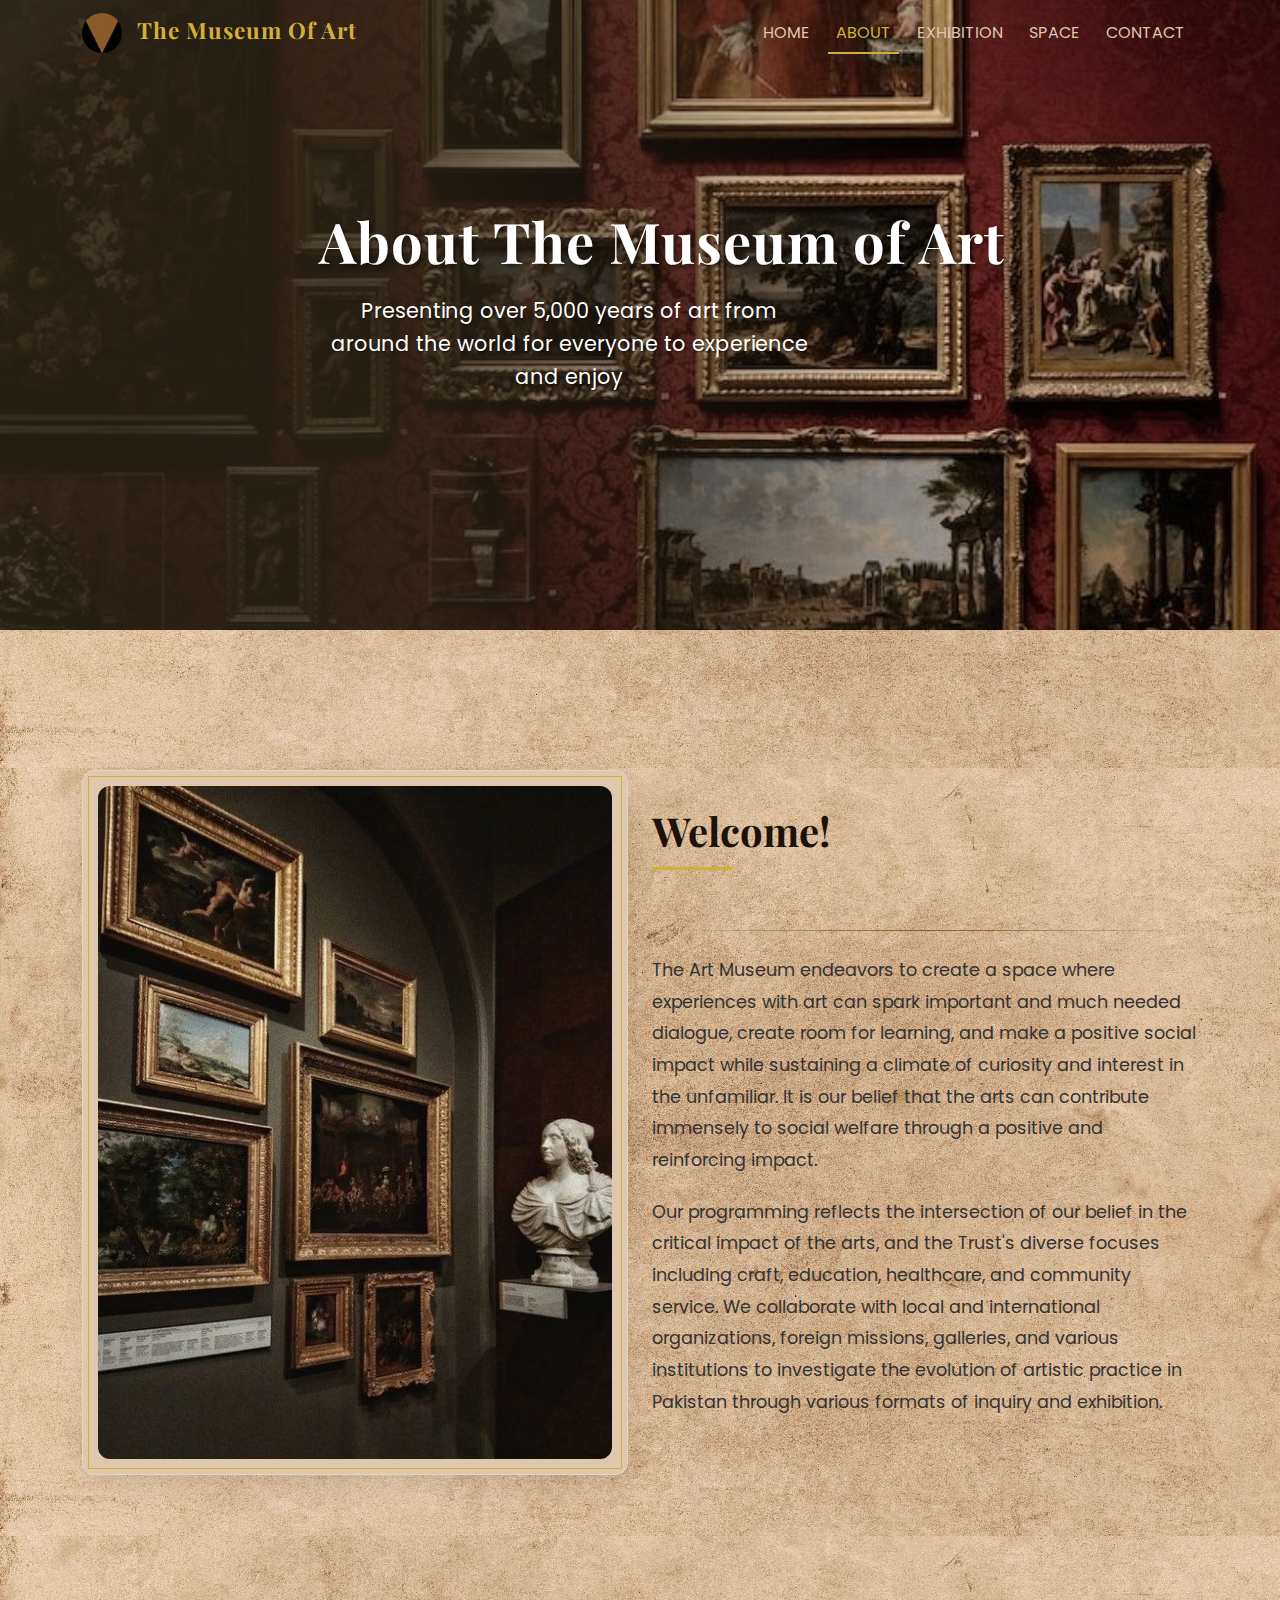
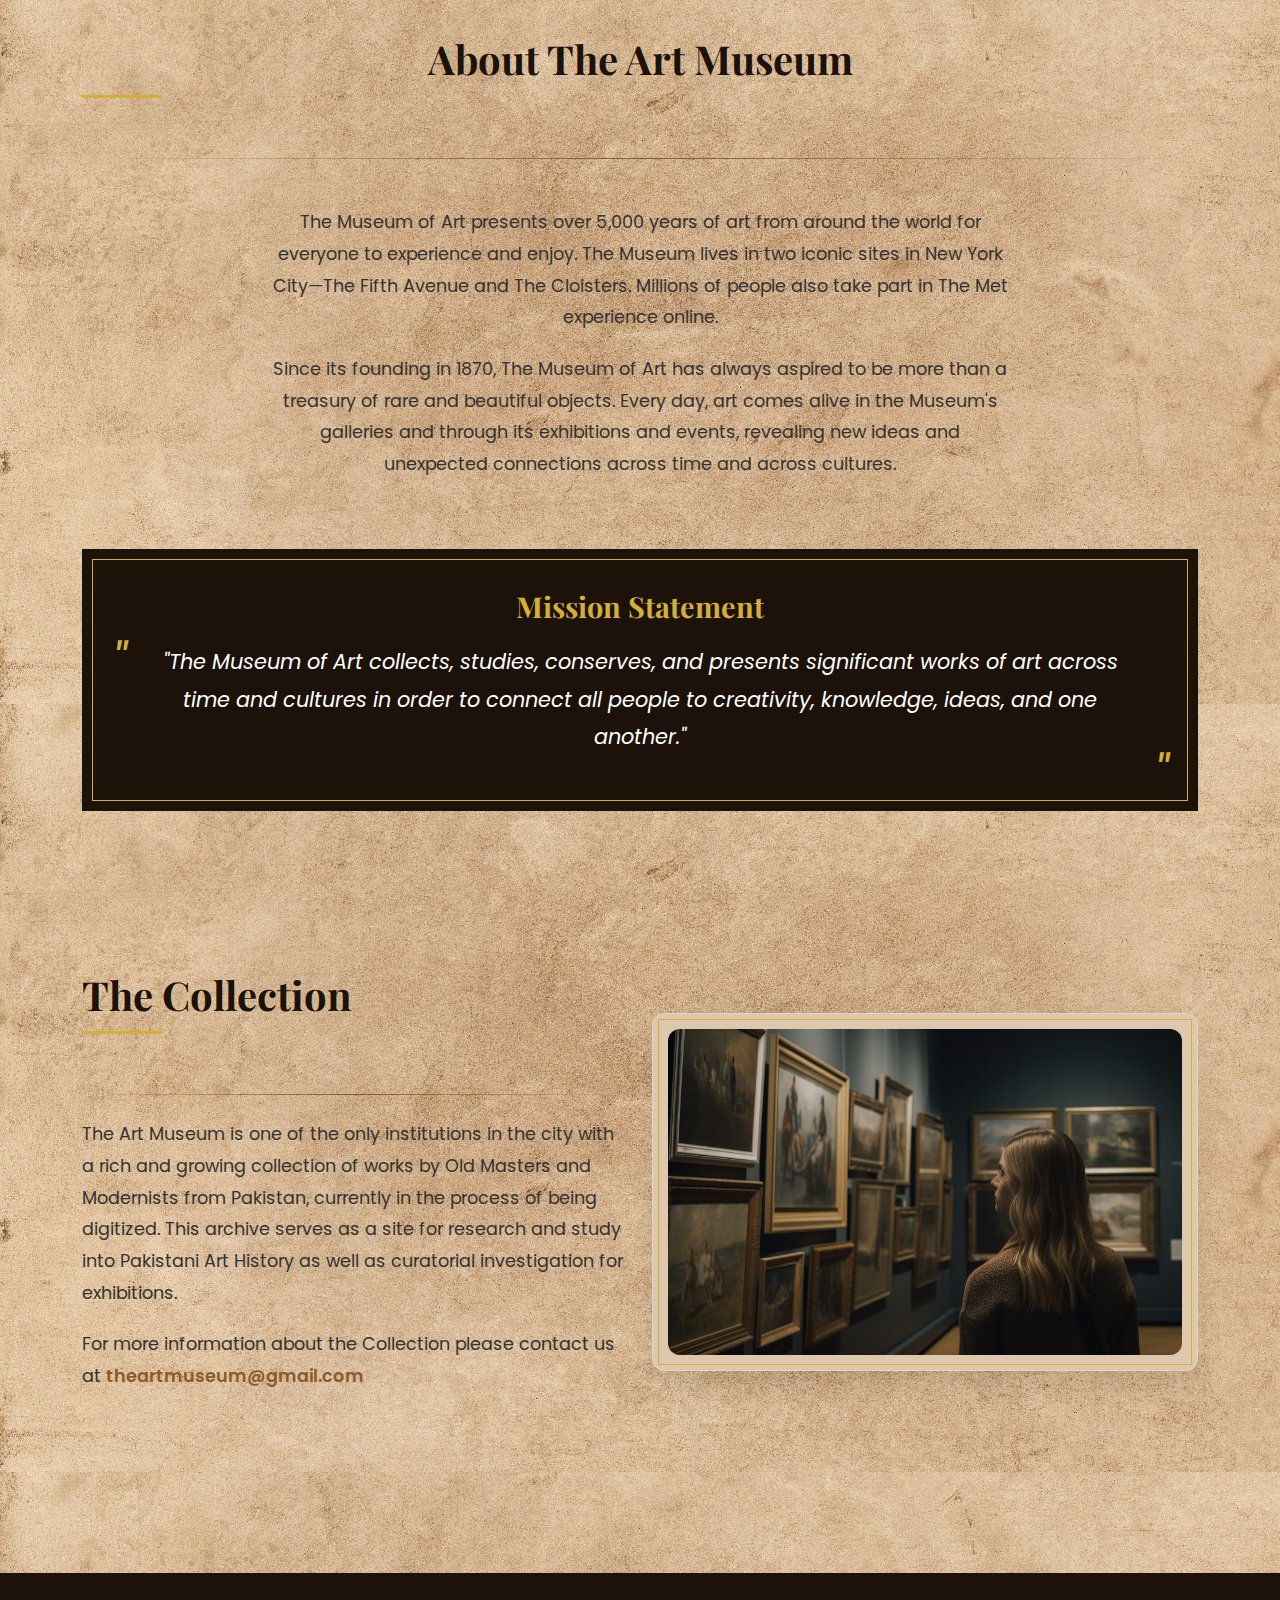
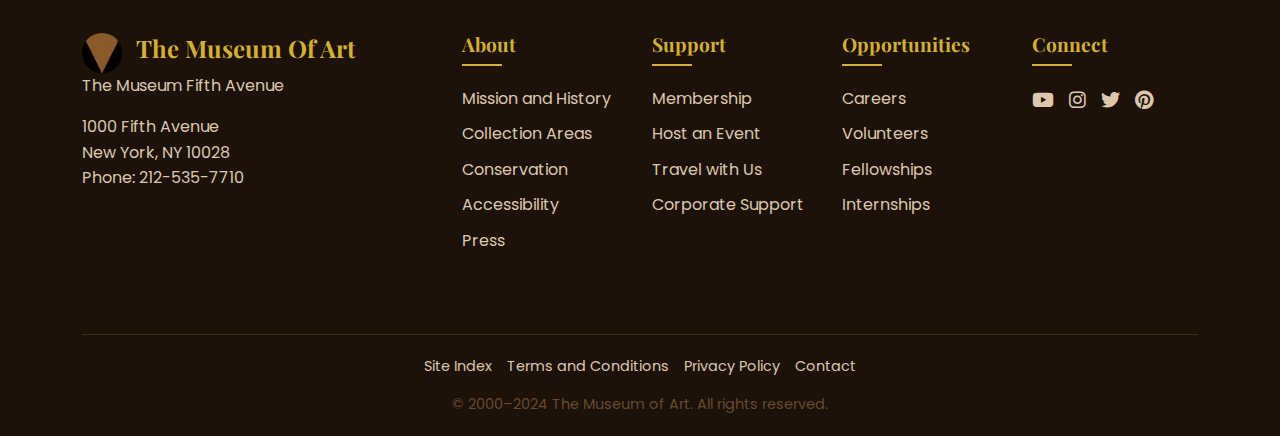
<file: about.html>
<!DOCTYPE html>
<html lang="en">
<head>
    <meta charset="UTF-8">
    <meta name="viewport" content="width=device-width, initial-scale=1.0">
    <title>About - The Museum of Art</title>
    <link rel="icon" type="image/x-icon" href="./photos/logo.jpg">
    <link href='https://fonts.googleapis.com/css2?family=Playfair+Display:wght@400;700&family=Poppins:wght@300;400;600&display=swap' rel='stylesheet'>
    <link rel="stylesheet" href="https://cdnjs.cloudflare.com/ajax/libs/font-awesome/6.4.0/css/all.min.css">
    <link href="https://cdn.jsdelivr.net/npm/bootstrap@5.3.0/dist/css/bootstrap.min.css" rel="stylesheet">
    <link rel="stylesheet" href="style.css">
</head>
<body>
    <!-- Vintage-inspired header -->
    <header class="vintage-header">
        <nav class="navbar navbar-expand-lg">
            <div class="container">
                <a class="navbar-brand" href="./index.html">
                    <img src="./photos/logo.jpg" alt="Museum Logo" class="d-inline-block align-top footer-logo">
                    <span class="museum-title fw-bold">The Museum Of Art</span>
                </a>
                <button class="navbar-toggler vintage-toggler" type="button" data-bs-toggle="collapse" data-bs-target="#navbarNav">
                    <span class="navbar-toggler-icon"></span>
                </button>
                <div class="collapse navbar-collapse" id="navbarNav">
                    <ul class="navbar-nav ms-auto">
                        <li class="nav-item"><a class="nav-link" href="./index.html">HOME</a></li>
                        <li class="nav-item"><a class="nav-link active" href="./about.html">ABOUT</a></li>
                        <li class="nav-item"><a class="nav-link" href="./exhibition.html">EXHIBITION</a></li>
                        <li class="nav-item"><a class="nav-link" href="./space.html">SPACE</a></li>
                        <li class="nav-item"><a class="nav-link" href="./contact.html">CONTACT</a></li>
                    </ul>
                </div>
            </div>
        </nav>
    </header>

    <!-- Hero section with vintage overlay -->
    <section class="about-hero">
        <div class="hero-image-container">
            <img src="./photos/Image-1-2.jpeg" alt="Museum Interior" class="hero-image">
            <div class="hero-overlay">
                <div class="hero-content">
                    <h1 class="hero-title text-center">About The Museum of Art</h1>
                    <p class="hero-subtitle text-center">Presenting over 5,000 years of art from around the world for everyone to experience and enjoy</p>
                </div>
            </div>
        </div>
    </section>

    <!-- Welcome section -->
    <section class="about-section">
        <div class="container">
            <div class="row align-items-center">
                <div class="col-lg-6 mb-4 mb-lg-0">
                    <div class="vintage-frame">
                        <img src="./photos/welcome photo.jpg" alt="Museum Welcome" class="img-fluid vintage-image">
                    </div>
                </div>
                <div class="col-lg-6">
                    <h2 class="section-title">Welcome!</h2>
                    <div class="divider-line mb-4"></div>
                    <p class="about-text">The Art Museum endeavors to create a space where experiences with art can spark important and much needed dialogue, create room for learning, and make a positive social impact while sustaining a climate of curiosity and interest in the unfamiliar. It is our belief that the arts can contribute immensely to social welfare through a positive and reinforcing impact.</p>
                    <p class="about-text">Our programming reflects the intersection of our belief in the critical impact of the arts, and the Trust's diverse focuses including craft, education, healthcare, and community service. We collaborate with local and international organizations, foreign missions, galleries, and various institutions to investigate the evolution of artistic practice in Pakistan through various formats of inquiry and exhibition.</p>
                </div>
            </div>
        </div>
    </section>

    <!-- Museum info section -->
    <section class="about-info">
        <div class="container">
            <h2 class="section-title text-center">About The Art Museum</h2>
            <div class="divider-line mx-auto mb-5"></div>
            
            <div class="row">
                <div class="col-lg-8 mx-auto">
                    <p class="about-text text-center">The Museum of Art presents over 5,000 years of art from around the world for everyone to experience and enjoy. The Museum lives in two iconic sites in New York City—The Fifth Avenue and The Cloisters. Millions of people also take part in The Met experience online.</p>
                    <p class="about-text text-center">Since its founding in 1870, The Museum of Art has always aspired to be more than a treasury of rare and beautiful objects. Every day, art comes alive in the Museum's galleries and through its exhibitions and events, revealing new ideas and unexpected connections across time and across cultures.</p>
                </div>
            </div>
            
            <div class="mission-statement mt-5">
                <div class="mission-content">
                    <h3 class="mission-title">Mission Statement</h3>
                    <blockquote class="mission-quote">
                        "The Museum of Art collects, studies, conserves, and presents significant works of art across time and cultures in order to connect all people to creativity, knowledge, ideas, and one another."
                    </blockquote>
                </div>
            </div>
        </div>
    </section>

    <!-- Collection section -->
    <section class="collection-section">
        <div class="container">
            <div class="row align-items-center">
                <div class="col-lg-6 order-lg-2 mb-4 mb-lg-0">
                    <div class="vintage-frame">
                        <img src="./photos/collection.png" alt="Museum Collection" class="img-fluid vintage-image">
                    </div>
                </div>
                <div class="col-lg-6 order-lg-1">
                    <h2 class="section-title">The Collection</h2>
                    <div class="divider-line mb-4"></div>
                    <p class="about-text">The Art Museum is one of the only institutions in the city with a rich and growing collection of works by Old Masters and Modernists from Pakistan, currently in the process of being digitized. This archive serves as a site for research and study into Pakistani Art History as well as curatorial investigation for exhibitions.</p>
                    <p class="about-text">For more information about the Collection please contact us at <a href="mailto:theartmuseum@gmail.com" class="collection-email">theartmuseum@gmail.com</a></p>
                </div>
            </div>
        </div>
    </section>

    <!-- Vintage-modern footer -->
    <footer class="vintage-footer">
        <div class="container">
            <div class="row">
                <div class="col-lg-4 mb-4">
                    <div class="footer-brand">
                        <img src="./photos/logo.jpg" alt="Museum Logo" class="footer-logo">
                        <h3 class="footer-title fw-bold">The Museum Of Art</h3>
                    </div>
                    <address class="footer-address">
                        <p>The Museum Fifth Avenue</p>
                        <p>1000 Fifth Avenue<br>
                        New York, NY 10028<br>
                        Phone: 212-535-7710</p>
                    </address>
                </div>
                
                <div class="col-md-4 col-lg-2 mb-4">
                    <h4 class="footer-heading">About</h4>
                    <ul class="footer-links">
                        <li><a href="#">Mission and History</a></li>
                        <li><a href="#">Collection Areas</a></li>
                        <li><a href="#">Conservation</a></li>
                        <li><a href="#">Accessibility</a></li>
                        <li><a href="#">Press</a></li>
                    </ul>
                </div>
                
                <div class="col-md-4 col-lg-2 mb-4">
                    <h4 class="footer-heading">Support</h4>
                    <ul class="footer-links">
                        <li><a href="#">Membership</a></li>
                        <li><a href="#">Host an Event</a></li>
                        <li><a href="#">Travel with Us</a></li>
                        <li><a href="#">Corporate Support</a></li>
                    </ul>
                </div>
                
                <div class="col-md-4 col-lg-2 mb-4">
                    <h4 class="footer-heading">Opportunities</h4>
                    <ul class="footer-links">
                        <li><a href="#">Careers</a></li>
                        <li><a href="#">Volunteers</a></li>
                        <li><a href="#">Fellowships</a></li>
                        <li><a href="#">Internships</a></li>
                    </ul>
                </div>
                
                <div class="col-lg-2 mb-4">
                    <h4 class="footer-heading">Connect</h4>
                    <div class="social-links">
                        <a href="#" aria-label="YouTube"><i class="fab fa-youtube"></i></a>
                        <a href="#" aria-label="Instagram"><i class="fab fa-instagram"></i></a>
                        <a href="#" aria-label="Twitter"><i class="fab fa-twitter"></i></a>
                        <a href="#" aria-label="Pinterest"><i class="fab fa-pinterest"></i></a>
                    </div>
                </div>
            </div>
            
            <div class="footer-bottom">
                <div class="footer-legal-links">
                    <a href="#">Site Index</a>
                    <a href="#">Terms and Conditions</a>
                    <a href="#">Privacy Policy</a>
                    <a href="#">Contact</a>
                </div>
                <div class="copyright">
                    © 2000–2024 The Museum of Art. All rights reserved.
                </div>
            </div>
        </div>
    </footer>

    <script src="https://cdn.jsdelivr.net/npm/bootstrap@5.3.0/dist/js/bootstrap.bundle.min.js"></script>
</body>
</html>
</file>
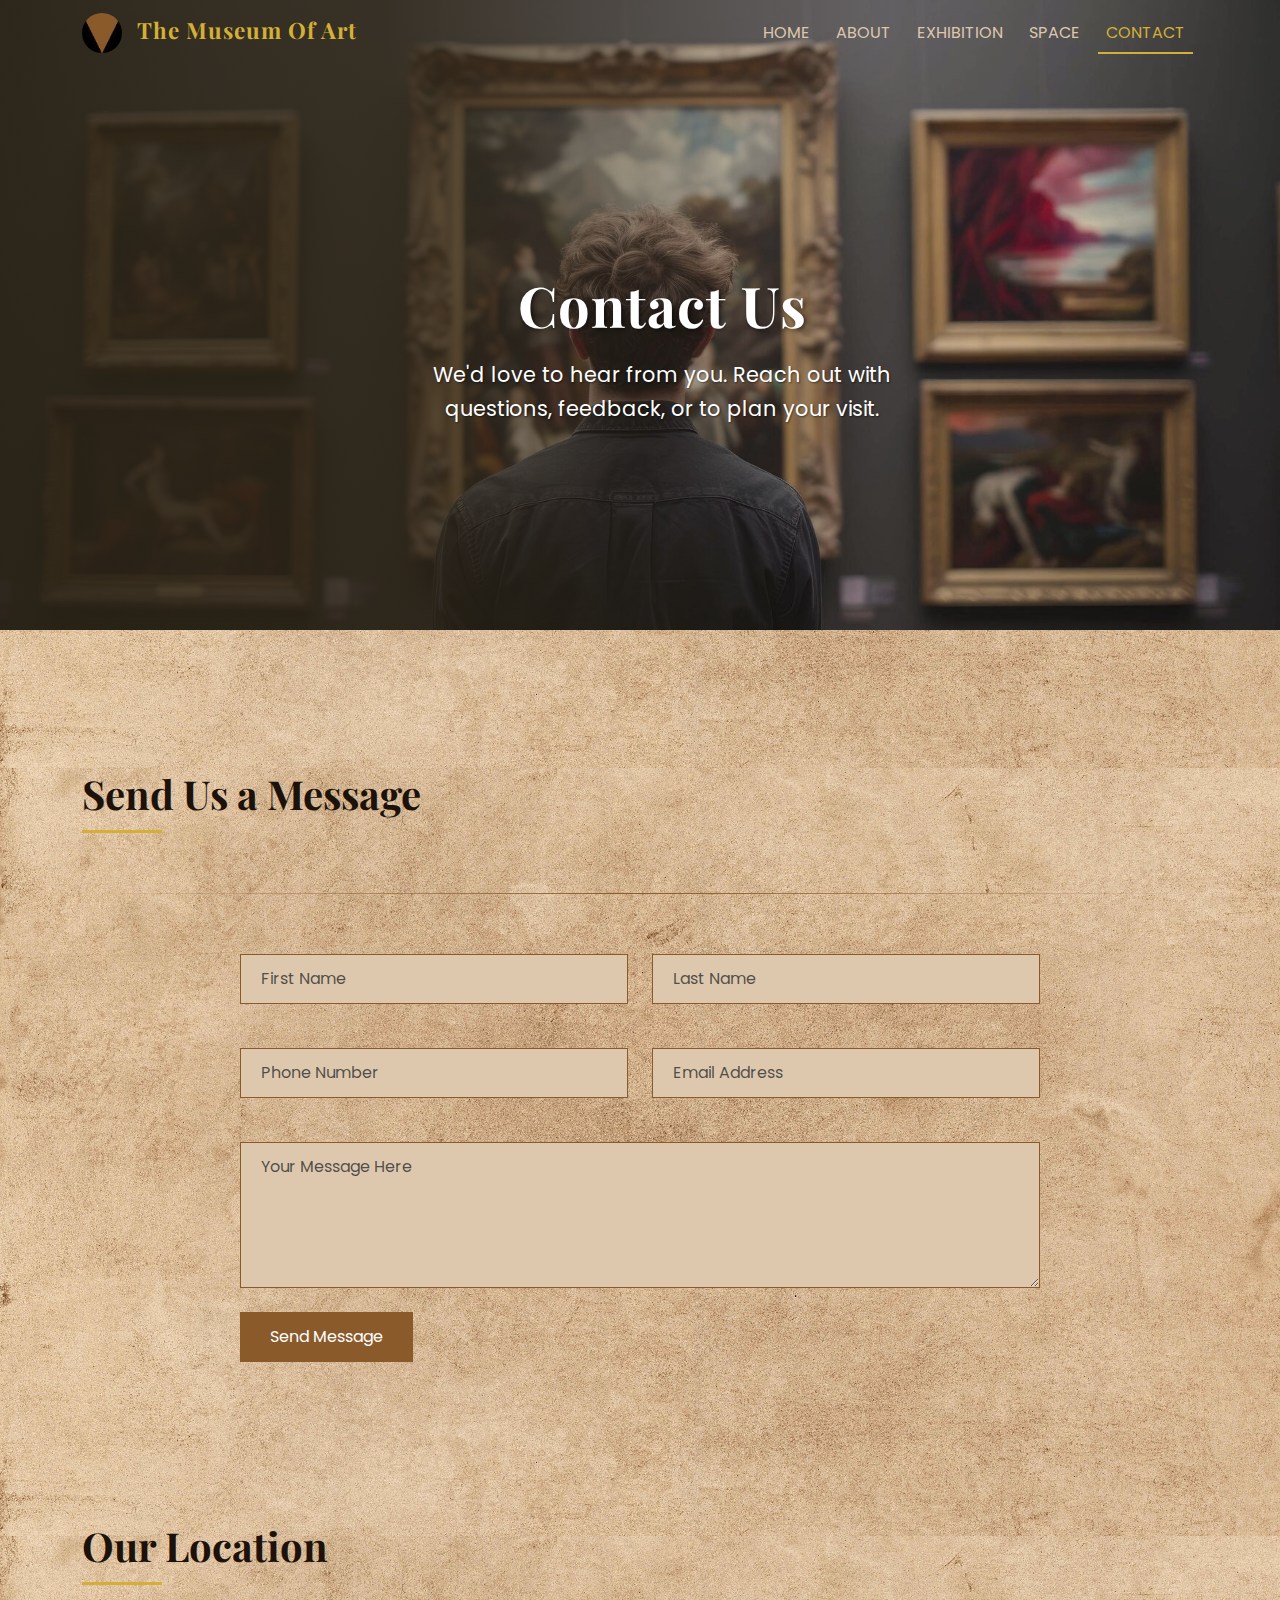
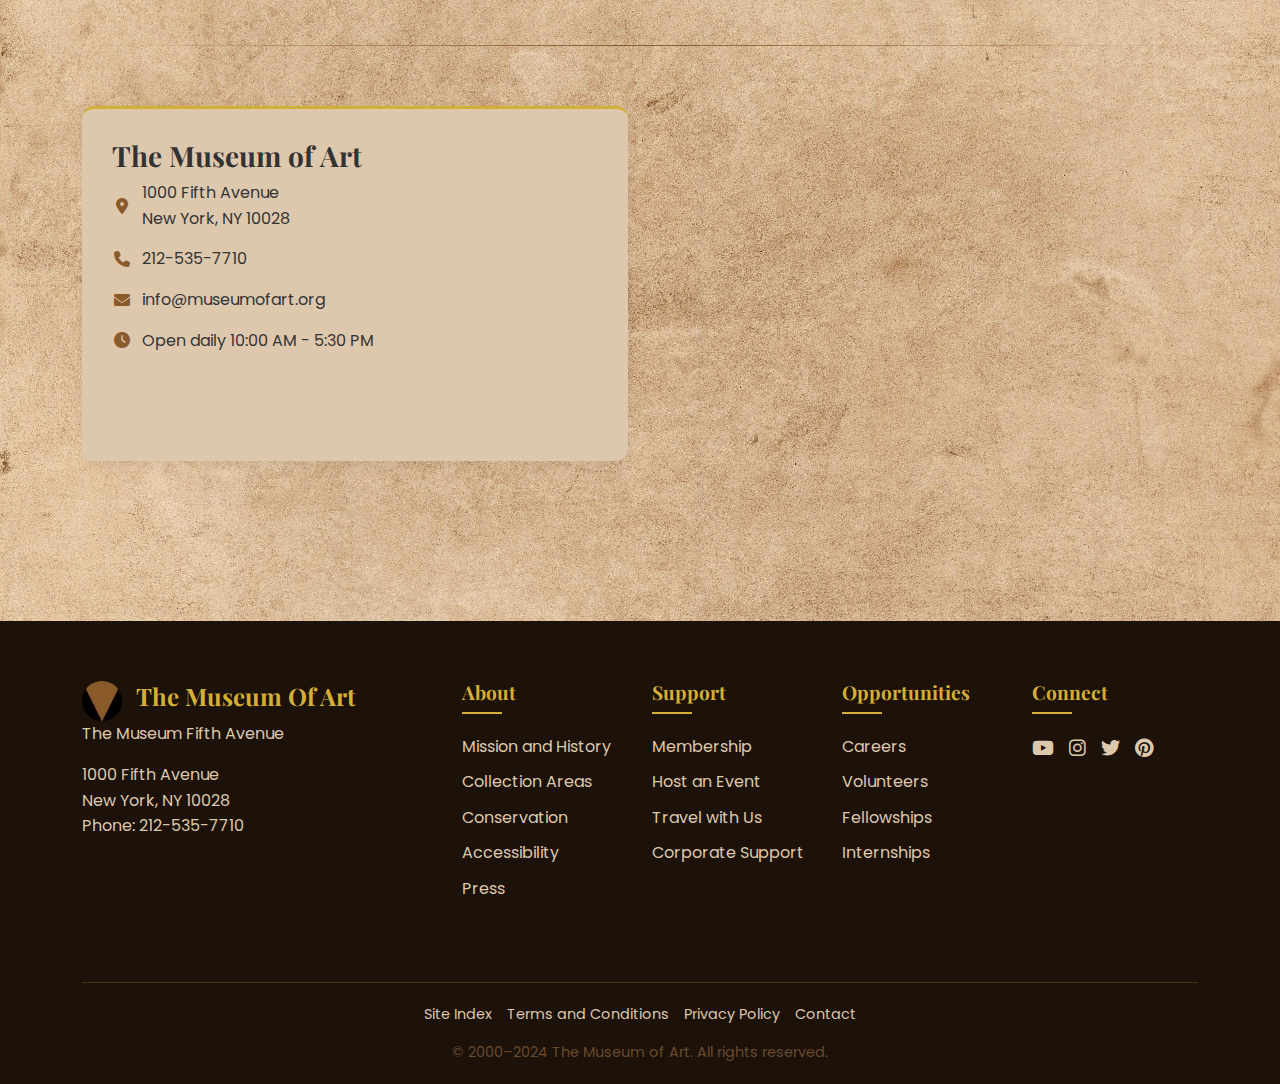
<file: contact.html>
<!DOCTYPE html>
<html lang="en">
<head>
    <meta charset="UTF-8">
    <meta name="viewport" content="width=device-width, initial-scale=1.0">
    <title>Contact - The Museum of Art</title>
    <link rel="icon" type="image/x-icon" href="./photos/logo.jpg">
    <link href='https://fonts.googleapis.com/css2?family=Playfair+Display:wght@400;700&family=Poppins:wght@300;400;600&display=swap' rel='stylesheet'>
    <link rel="stylesheet" href="https://cdnjs.cloudflare.com/ajax/libs/font-awesome/6.4.0/css/all.min.css">
    <link href="https://cdn.jsdelivr.net/npm/bootstrap@5.3.0/dist/css/bootstrap.min.css" rel="stylesheet">
    <link rel="stylesheet" href="style.css">
</head>
<body>
    <!-- Vintage-inspired header -->
    <header class="vintage-header">
        <nav class="navbar navbar-expand-lg">
            <div class="container">
                <a class="navbar-brand" href="./index.html">
                    <img src="./photos/logo.jpg" alt="Museum Logo" class="d-inline-block align-top footer-logo">
                    <span class="museum-title fw-bold">The Museum Of Art</span>
                </a>
                <button class="navbar-toggler vintage-toggler" type="button" data-bs-toggle="collapse" data-bs-target="#navbarNav">
                    <span class="navbar-toggler-icon"></span>
                </button>
                <div class="collapse navbar-collapse" id="navbarNav">
                    <ul class="navbar-nav ms-auto">
                        <li class="nav-item"><a class="nav-link" href="./index.html">HOME</a></li>
                        <li class="nav-item"><a class="nav-link" href="./about.html">ABOUT</a></li>
                        <li class="nav-item"><a class="nav-link" href="./exhibition.html">EXHIBITION</a></li>
                        <li class="nav-item"><a class="nav-link" href="./space.html">SPACE</a></li>
                        <li class="nav-item"><a class="nav-link active" href="./contact.html">CONTACT</a></li>
                    </ul>
                </div>
            </div>
        </nav>
    </header>
        <section class="about-hero">
        <div class="hero-image-container">
            <img src="./photos/contactus.jpg" alt="Museum Interior" class="hero-image">
            <div class="hero-overlay">
                <div class="hero-content mt-5">
                    <h1 class="hero-title text-center mt-5">Contact Us</h1>
                    <p class="hero-subtitle text-center">We'd love to hear from you. Reach out with questions, feedback, or to plan your visit.</p>
                </div>
            </div>
        </div>
    </section>

    <!-- Contact Form Section -->
    <section class="contact-form-section">
        <div class="container">
            <div class="section-header">
                <h2 class="section-title">Send Us a Message</h2>
                <div class="divider-line"></div>
            </div>
            
            <form class="vintage-form">
                <div class="row">
                    <div class="col-md-6 mb-4">
                        <input type="text" class="form-control vintage-input" placeholder="First Name" required>
                    </div>
                    <div class="col-md-6 mb-4">
                        <input type="text" class="form-control vintage-input" placeholder="Last Name" required>
                    </div>
                </div>
                <div class="row">
                    <div class="col-md-6 mb-4">
                        <input type="tel" class="form-control vintage-input" placeholder="Phone Number">
                    </div>
                    <div class="col-md-6 mb-4">
                        <input type="email" class="form-control vintage-input" placeholder="Email Address" required>
                    </div>
                </div>
                <div class="mb-4">
                    <textarea class="form-control vintage-input" rows="5" placeholder="Your Message Here" required></textarea>
                </div>
                <button type="submit" class="vintage-btn">Send Message</button>
            </form>
        </div>
    </section>

    <!-- Location Section -->
    <section class="location-section">
        <div class="container">
            <div class="section-header">
                <h2 class="section-title">Our Location</h2>
                <div class="divider-line"></div>
            </div>
            
            <div class="row">
                <div class="col-lg-6 mb-4 mb-lg-0">
                    <div class="contact-info">
                        <h3 class="info-title">The Museum of Art</h3>
                        <address>
                            <p><i class="fas fa-map-marker-alt"></i> 1000 Fifth Avenue<br>
                            New York, NY 10028</p>
                            <p><i class="fas fa-phone"></i> 212-535-7710</p>
                            <p><i class="fas fa-envelope"></i> info@museumofart.org</p>
                            <p><i class="fas fa-clock"></i> Open daily 10:00 AM - 5:30 PM</p>
                        </address>
                    </div>
                </div>
                <div class="col-lg-6">
                    <div class="map-container">
                        <iframe src="https://www.google.com/maps/embed?pb=!1m14!1m8!1m3!1d12084.832829126724!2d-73.963244!3d40.7794366!3m2!1i1024!2i768!4f13.1!3m3!1m2!1s0x89c25896f660c26f%3A0x3b2fa4f4b6c6a1fa!2sThe%20Metropolitan%20Museum%20of%20Art!5e0!3m2!1sen!2s!4v1715194805978!5m2!1sen!2s" 
                                allowfullscreen="" 
                                loading="lazy" 
                                referrerpolicy="no-referrer-when-downgrade"
                                class="vintage-map"></iframe>
                    </div>
                </div>
            </div>
        </div>
    </section>

    <!-- Vintage-modern footer -->
    <footer class="vintage-footer">
        <div class="container">
            <div class="row">
                <div class="col-lg-4 mb-4">
                    <div class="footer-brand">
                        <img src="./photos/logo.jpg" alt="Museum Logo" class="footer-logo">
                        <h3 class="footer-title fw-bold">The Museum Of Art</h3>
                    </div>
                    <address class="footer-address">
                        <p>The Museum Fifth Avenue</p>
                        <p>1000 Fifth Avenue<br>
                        New York, NY 10028<br>
                        Phone: 212-535-7710</p>
                    </address>
                </div>
                
                <div class="col-md-4 col-lg-2 mb-4">
                    <h4 class="footer-heading">About</h4>
                    <ul class="footer-links">
                        <li><a href="#">Mission and History</a></li>
                        <li><a href="#">Collection Areas</a></li>
                        <li><a href="#">Conservation</a></li>
                        <li><a href="#">Accessibility</a></li>
                        <li><a href="#">Press</a></li>
                    </ul>
                </div>
                
                <div class="col-md-4 col-lg-2 mb-4">
                    <h4 class="footer-heading">Support</h4>
                    <ul class="footer-links">
                        <li><a href="#">Membership</a></li>
                        <li><a href="#">Host an Event</a></li>
                        <li><a href="#">Travel with Us</a></li>
                        <li><a href="#">Corporate Support</a></li>
                    </ul>
                </div>
                
                <div class="col-md-4 col-lg-2 mb-4">
                    <h4 class="footer-heading">Opportunities</h4>
                    <ul class="footer-links">
                        <li><a href="#">Careers</a></li>
                        <li><a href="#">Volunteers</a></li>
                        <li><a href="#">Fellowships</a></li>
                        <li><a href="#">Internships</a></li>
                    </ul>
                </div>
                
                <div class="col-lg-2 mb-4">
                    <h4 class="footer-heading">Connect</h4>
                    <div class="social-links">
                        <a href="#" aria-label="YouTube"><i class="fab fa-youtube"></i></a>
                        <a href="#" aria-label="Instagram"><i class="fab fa-instagram"></i></a>
                        <a href="#" aria-label="Twitter"><i class="fab fa-twitter"></i></a>
                        <a href="#" aria-label="Pinterest"><i class="fab fa-pinterest"></i></a>
                    </div>
                </div>
            </div>
            
            <div class="footer-bottom">
                <div class="footer-legal-links">
                    <a href="#">Site Index</a>
                    <a href="#">Terms and Conditions</a>
                    <a href="#">Privacy Policy</a>
                    <a href="#">Contact</a>
                </div>
                <div class="copyright">
                    © 2000–2024 The Museum of Art. All rights reserved.
                </div>
            </div>
        </div>
    </footer>

    <script src="https://cdn.jsdelivr.net/npm/bootstrap@5.3.0/dist/js/bootstrap.bundle.min.js"></script>
</body>
</html>
</file>
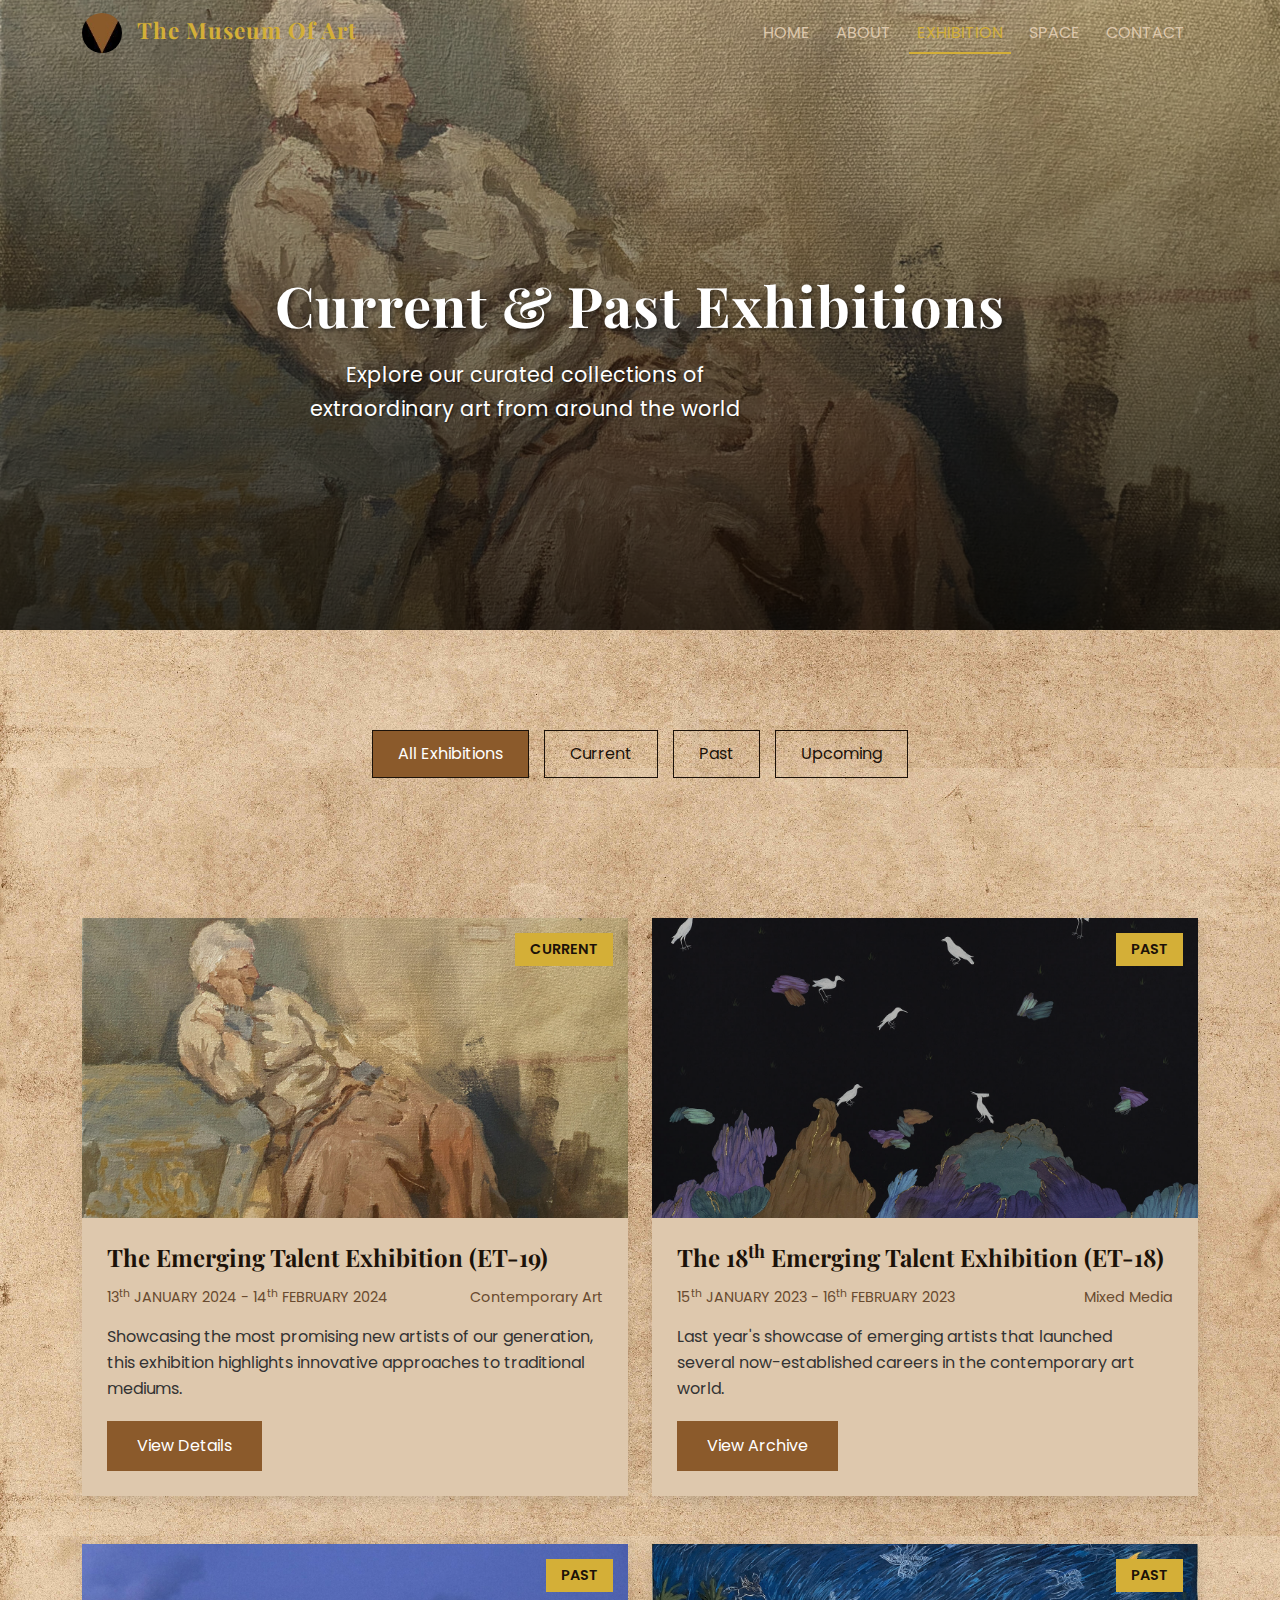
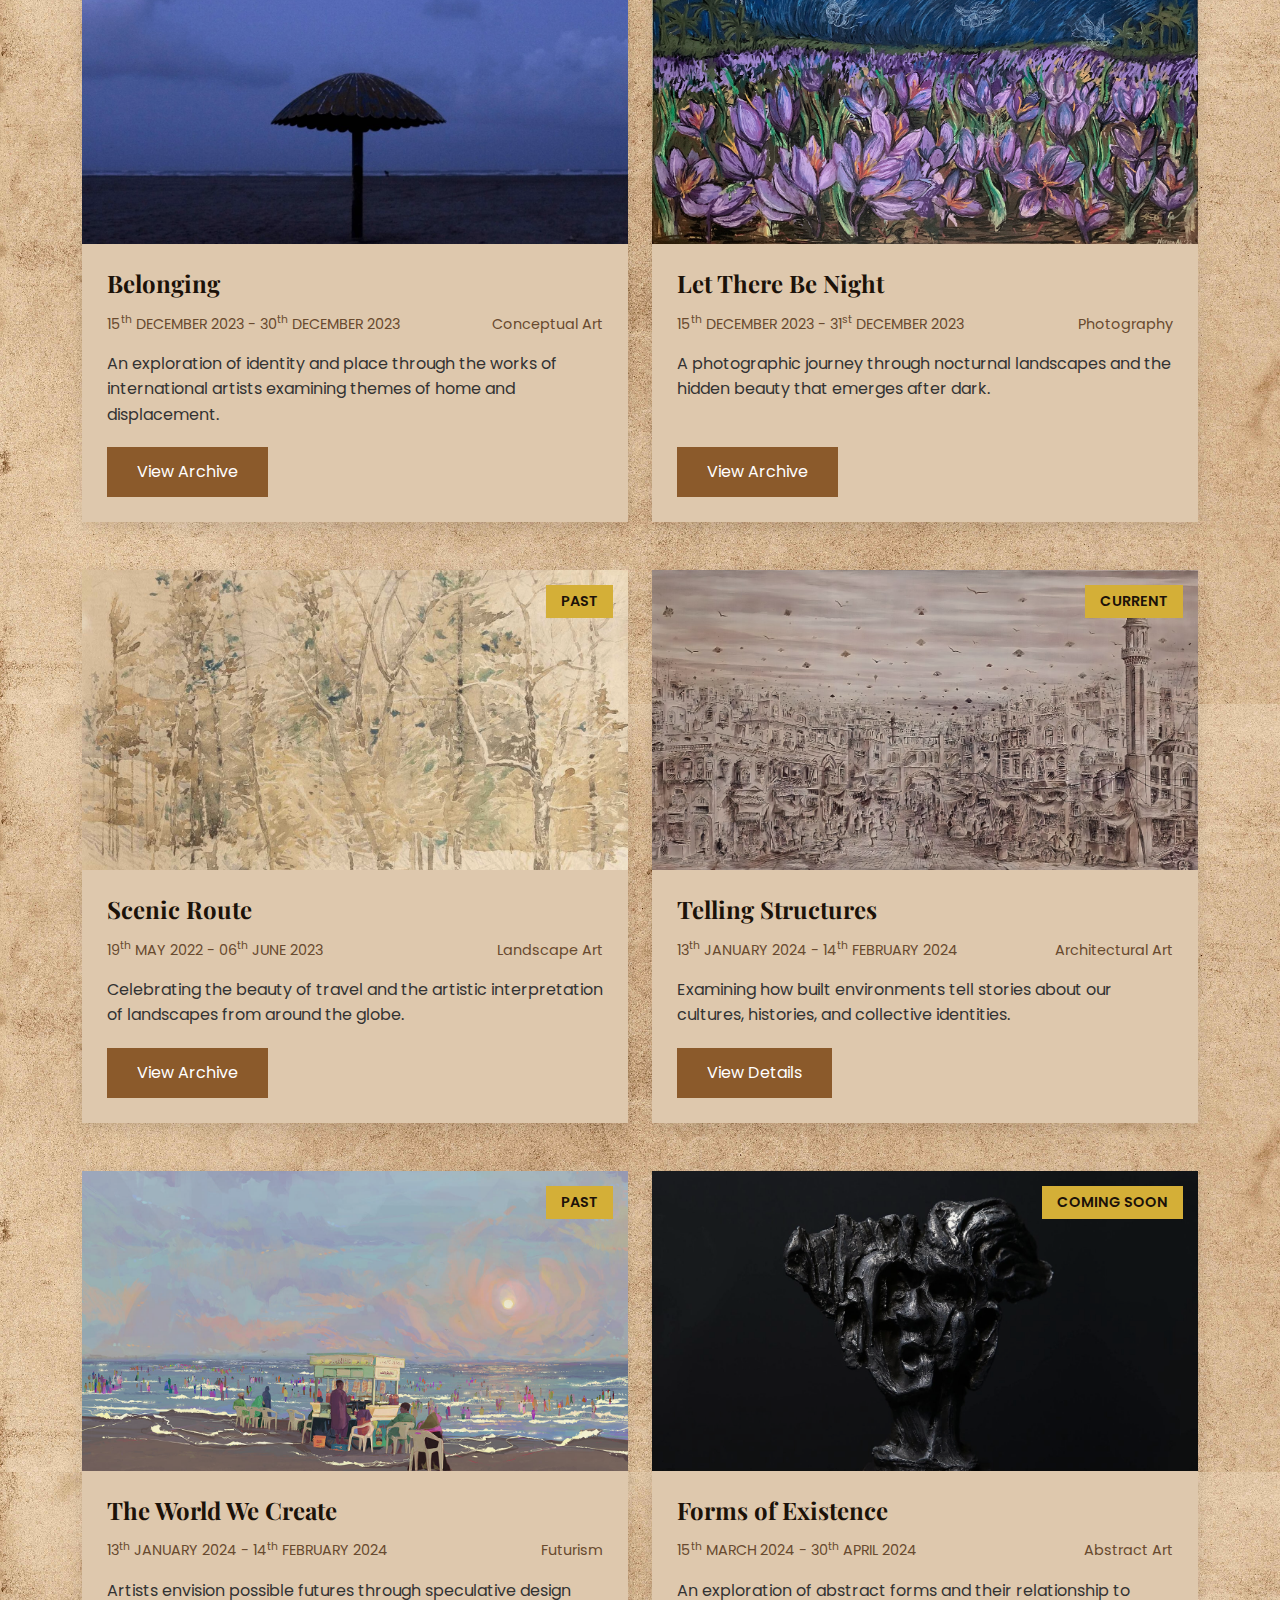
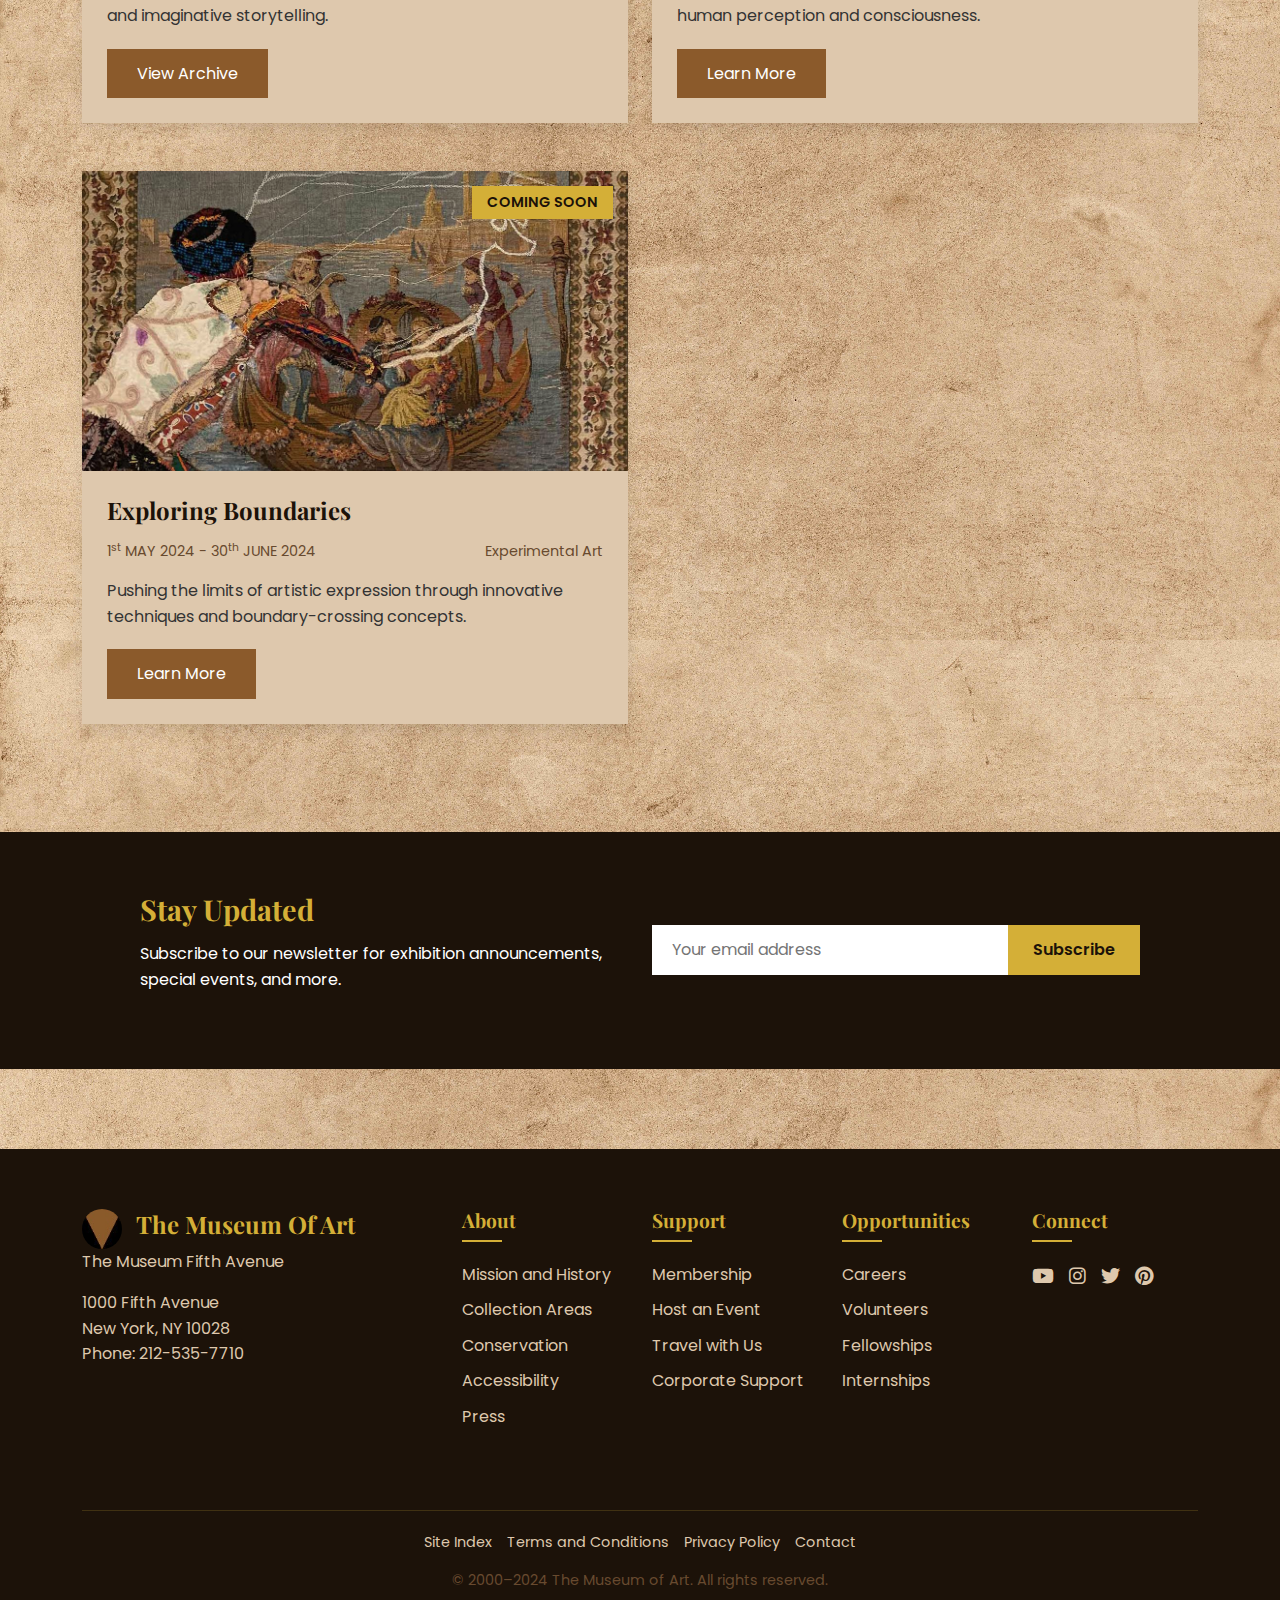
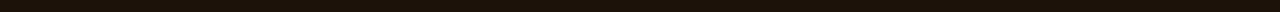
<file: exhibition.html>
<!DOCTYPE html>
<html lang="en">
<head>
    <meta charset="UTF-8">
    <meta name="viewport" content="width=device-width, initial-scale=1.0">
    <title>Exhibitions - The Museum of Art</title>
    <link rel="icon" type="image/x-icon" href="./photos/logo.jpg">
    <link href='https://fonts.googleapis.com/css2?family=Playfair+Display:wght@400;700&family=Poppins:wght@300;400;600&display=swap' rel='stylesheet'>
    <link rel="stylesheet" href="https://cdnjs.cloudflare.com/ajax/libs/font-awesome/6.4.0/css/all.min.css">
    <link href="https://cdn.jsdelivr.net/npm/bootstrap@5.3.0/dist/css/bootstrap.min.css" rel="stylesheet">
    <link rel="stylesheet" href="style.css">
</head>
<body>
    <!-- Vintage-inspired header -->
    <header class="vintage-header">
        <nav class="navbar navbar-expand-lg">
            <div class="container">
                <a class="navbar-brand" href="./index.html">
                    <img src="./photos/logo.jpg" alt="Museum Logo" class="d-inline-block align-top footer-logo">
                    <span class="museum-title fw-bold">The Museum Of Art</span>
                </a>
                <button class="navbar-toggler vintage-toggler" type="button" data-bs-toggle="collapse" data-bs-target="#navbarNav">
                    <span class="navbar-toggler-icon"></span>
                </button>
                <div class="collapse navbar-collapse" id="navbarNav">
                    <ul class="navbar-nav ms-auto">
                        <li class="nav-item"><a class="nav-link" href="./index.html">HOME</a></li>
                        <li class="nav-item"><a class="nav-link" href="./about.html">ABOUT</a></li>
                        <li class="nav-item"><a class="nav-link active" href="./exhibition.html">EXHIBITION</a></li>
                        <li class="nav-item"><a class="nav-link" href="./space.html">SPACE</a></li>
                        <li class="nav-item"><a class="nav-link" href="./contact.html">CONTACT</a></li>
                    </ul>
                </div>
            </div>
        </nav>
    </header>

    <!-- Hero section -->
            <section class="about-hero">
        <div class="hero-image-container">
            <img src="./photos/Exhibition/cover-1-1536x954.jpg" alt="Museum Interior" class="hero-image">
            <div class="hero-overlay2">
                <div class="hero-content mt-5">
                    <h1 class="hero-title text-center mt-5">Current & Past Exhibitions</h1>
                    <p class="hero-subtitle text-center">Explore our curated collections of extraordinary art from around the world</p>
                </div>
            </div>
        </div>
    </section>

    <!-- Exhibition Filter -->
    <section class="exhibition-filter">
        <div class="container">
            <div class="filter-container">
                <button class="filter-btn active" data-filter="all">All Exhibitions</button>
                <button class="filter-btn" data-filter="current">Current</button>
                <button class="filter-btn" data-filter="past">Past</button>
                <button class="filter-btn" data-filter="upcoming">Upcoming</button>
            </div>
        </div>
    </section>

    <!-- Exhibitions Grid -->
    <main class="exhibition-grid">
        <div class="container">
            <div class="row">
                <!-- Exhibition 1 -->
                <div class="col-lg-6 mb-5 exhibition-item current">
                    <div class="exhibition-card">
                        <div class="exhibition-img-container">
                            <img src="./photos/Exhibition/cover-1-1536x954.jpg" alt="The Emerging Talent Exhibition" class="img-fluid">
                            <div class="date-badge">Current</div>
                        </div>
                        <div class="exhibition-content">
                            <h2 class="exhibition-title">The Emerging Talent Exhibition (ET-19)</h2>
                            <div class="exhibition-meta">
                                <span class="exhibition-date">13<sup>th</sup> JANUARY 2024 - 14<sup>th</sup> FEBRUARY 2024</span>
                                <span class="exhibition-category">Contemporary Art</span>
                            </div>
                            <p class="exhibition-description">Showcasing the most promising new artists of our generation, this exhibition highlights innovative approaches to traditional mediums.</p>
                            <a href="#" class="vintage-btn">View Details</a>
                        </div>
                    </div>
                </div>

                <!-- Exhibition 2 -->
                <div class="col-lg-6 mb-5 exhibition-item past">
                    <div class="exhibition-card">
                        <div class="exhibition-img-container">
                            <img src="./photos/Exhibition/18th exhibition.jpg" alt="The 18th Emerging Talent Exhibition" class="img-fluid">
                            <div class="date-badge">Past</div>
                        </div>
                        <div class="exhibition-content">
                            <h2 class="exhibition-title">The 18<sup>th</sup> Emerging Talent Exhibition (ET-18)</h2>
                            <div class="exhibition-meta">
                                <span class="exhibition-date">15<sup>th</sup> JANUARY 2023 - 16<sup>th</sup> FEBRUARY 2023</span>
                                <span class="exhibition-category">Mixed Media</span>
                            </div>
                            <p class="exhibition-description">Last year's showcase of emerging artists that launched several now-established careers in the contemporary art world.</p>
                            <a href="#" class="vintage-btn">View Archive</a>
                        </div>
                    </div>
                </div>

                <!-- Exhibition 3 -->
                <div class="col-lg-6 mb-5 exhibition-item past">
                    <div class="exhibition-card">
                        <div class="exhibition-img-container">
                            <img src="./photos/Exhibition/Belonging.jpg" alt="Belonging Exhibition" class="img-fluid">
                            <div class="date-badge">Past</div>
                        </div>
                        <div class="exhibition-content">
                            <h2 class="exhibition-title">Belonging</h2>
                            <div class="exhibition-meta">
                                <span class="exhibition-date">15<sup>th</sup> DECEMBER 2023 - 30<sup>th</sup> DECEMBER 2023</span>
                                <span class="exhibition-category">Conceptual Art</span>
                            </div>
                            <p class="exhibition-description">An exploration of identity and place through the works of international artists examining themes of home and displacement.</p>
                            <a href="#" class="vintage-btn">View Archive</a>
                        </div>
                    </div>
                </div>

                <!-- Exhibition 4 -->
                <div class="col-lg-6 mb-5 exhibition-item past">
                    <div class="exhibition-card">
                        <div class="exhibition-img-container">
                            <img src="./photos/Exhibition/Let there be night.jpg" alt="Let There Be Night Exhibition" class="img-fluid">
                            <div class="date-badge">Past</div>
                        </div>
                        <div class="exhibition-content">
                            <h2 class="exhibition-title">Let There Be Night</h2>
                            <div class="exhibition-meta">
                                <span class="exhibition-date">15<sup>th</sup> DECEMBER 2023 - 31<sup>st</sup> DECEMBER 2023</span>
                                <span class="exhibition-category">Photography</span>
                            </div>
                            <p class="exhibition-description">A photographic journey through nocturnal landscapes and the hidden beauty that emerges after dark.</p>
                            <a href="#" class="vintage-btn">View Archive</a>
                        </div>
                    </div>
                </div>

                <!-- Exhibition 5 -->
                <div class="col-lg-6 mb-5 exhibition-item past">
                    <div class="exhibition-card">
                        <div class="exhibition-img-container">
                            <img src="./photos/Exhibition/Scenic route.jpg" alt="Scenic Route Exhibition" class="img-fluid">
                            <div class="date-badge">Past</div>
                        </div>
                        <div class="exhibition-content">
                            <h2 class="exhibition-title">Scenic Route</h2>
                            <div class="exhibition-meta">
                                <span class="exhibition-date">19<sup>th</sup> MAY 2022 - 06<sup>th</sup> JUNE 2023</span>
                                <span class="exhibition-category">Landscape Art</span>
                            </div>
                            <p class="exhibition-description">Celebrating the beauty of travel and the artistic interpretation of landscapes from around the globe.</p>
                            <a href="#" class="vintage-btn">View Archive</a>
                        </div>
                    </div>
                </div>

                <!-- Exhibition 6 -->
                <div class="col-lg-6 mb-5 exhibition-item current">
                    <div class="exhibition-card">
                        <div class="exhibition-img-container">
                            <img src="./photos/Exhibition/Telling structures.jpeg" alt="Telling Structures Exhibition" class="img-fluid">
                            <div class="date-badge">Current</div>
                        </div>
                        <div class="exhibition-content">
                            <h2 class="exhibition-title">Telling Structures</h2>
                            <div class="exhibition-meta">
                                <span class="exhibition-date">13<sup>th</sup> JANUARY 2024 - 14<sup>th</sup> FEBRUARY 2024</span>
                                <span class="exhibition-category">Architectural Art</span>
                            </div>
                            <p class="exhibition-description">Examining how built environments tell stories about our cultures, histories, and collective identities.</p>
                            <a href="#" class="vintage-btn">View Details</a>
                        </div>
                    </div>
                </div>

                <!-- Exhibition 7 -->
                <div class="col-lg-6 mb-5 exhibition-item past">
                    <div class="exhibition-card">
                        <div class="exhibition-img-container">
                            <img src="./photos/Exhibition/The world we create.jpg" alt="The World We Create Exhibition" class="img-fluid">
                            <div class="date-badge">Past</div>
                        </div>
                        <div class="exhibition-content">
                            <h2 class="exhibition-title">The World We Create</h2>
                            <div class="exhibition-meta">
                                <span class="exhibition-date">13<sup>th</sup> JANUARY 2024 - 14<sup>th</sup> FEBRUARY 2024</span>
                                <span class="exhibition-category">Futurism</span>
                            </div>
                            <p class="exhibition-description">Artists envision possible futures through speculative design and imaginative storytelling.</p>
                            <a href="#" class="vintage-btn">View Archive</a>
                        </div>
                    </div>
                </div>

                <!-- Exhibition 8 -->
                <div class="col-lg-6 mb-5 exhibition-item upcoming">
                    <div class="exhibition-card">
                        <div class="exhibition-img-container">
                            <img src="./photos/Exhibition/Forms of Existence.jpg" alt="Forms of Existence Exhibition" class="img-fluid">
                            <div class="date-badge">Coming Soon</div>
                        </div>
                        <div class="exhibition-content">
                            <h2 class="exhibition-title">Forms of Existence</h2>
                            <div class="exhibition-meta">
                                <span class="exhibition-date">15<sup>th</sup> MARCH 2024 - 30<sup>th</sup> APRIL 2024</span>
                                <span class="exhibition-category">Abstract Art</span>
                            </div>
                            <p class="exhibition-description">An exploration of abstract forms and their relationship to human perception and consciousness.</p>
                            <a href="#" class="vintage-btn">Learn More</a>
                        </div>
                    </div>
                </div>

                <!-- Exhibition 9 -->
                <div class="col-lg-6 mb-5 exhibition-item upcoming">
                    <div class="exhibition-card">
                        <div class="exhibition-img-container">
                            <img src="./photos/Exhibition/Exploring boundries.jpg" alt="Exploring Boundaries Exhibition" class="img-fluid">
                            <div class="date-badge">Coming Soon</div>
                        </div>
                        <div class="exhibition-content">
                            <h2 class="exhibition-title">Exploring Boundaries</h2>
                            <div class="exhibition-meta">
                                <span class="exhibition-date">1<sup>st</sup> MAY 2024 - 30<sup>th</sup> JUNE 2024</span>
                                <span class="exhibition-category">Experimental Art</span>
                            </div>
                            <p class="exhibition-description">Pushing the limits of artistic expression through innovative techniques and boundary-crossing concepts.</p>
                            <a href="#" class="vintage-btn">Learn More</a>
                        </div>
                    </div>
                </div>
            </div>
        </div>
    </main>

    <!-- Newsletter Section -->
    <section class="newsletter-section">
        <div class="container">
            <div class="newsletter-container">
                <div class="newsletter-content">
                    <h3 class="newsletter-title">Stay Updated</h3>
                    <p class="newsletter-text">Subscribe to our newsletter for exhibition announcements, special events, and more.</p>
                </div>
                <form class="newsletter-form">
                    <input type="email" placeholder="Your email address" required>
                    <button type="submit" class="vintage-btn">Subscribe</button>
                </form>
            </div>
        </div>
    </section>

    <!-- Vintage-modern footer -->
    <footer class="vintage-footer">
        <div class="container">
            <div class="row">
                <div class="col-lg-4 mb-4">
                    <div class="footer-brand">
                        <img src="./photos/logo.jpg" alt="Museum Logo" class="footer-logo">
                        <h3 class="footer-title fw-bold">The Museum Of Art</h3>
                    </div>
                    <address class="footer-address">
                        <p>The Museum Fifth Avenue</p>
                        <p>1000 Fifth Avenue<br>
                        New York, NY 10028<br>
                        Phone: 212-535-7710</p>
                    </address>
                </div>
                
                <div class="col-md-4 col-lg-2 mb-4">
                    <h4 class="footer-heading">About</h4>
                    <ul class="footer-links">
                        <li><a href="#">Mission and History</a></li>
                        <li><a href="#">Collection Areas</a></li>
                        <li><a href="#">Conservation</a></li>
                        <li><a href="#">Accessibility</a></li>
                        <li><a href="#">Press</a></li>
                    </ul>
                </div>
                
                <div class="col-md-4 col-lg-2 mb-4">
                    <h4 class="footer-heading">Support</h4>
                    <ul class="footer-links">
                        <li><a href="#">Membership</a></li>
                        <li><a href="#">Host an Event</a></li>
                        <li><a href="#">Travel with Us</a></li>
                        <li><a href="#">Corporate Support</a></li>
                    </ul>
                </div>
                
                <div class="col-md-4 col-lg-2 mb-4">
                    <h4 class="footer-heading">Opportunities</h4>
                    <ul class="footer-links">
                        <li><a href="#">Careers</a></li>
                        <li><a href="#">Volunteers</a></li>
                        <li><a href="#">Fellowships</a></li>
                        <li><a href="#">Internships</a></li>
                    </ul>
                </div>
                
                <div class="col-lg-2 mb-4">
                    <h4 class="footer-heading">Connect</h4>
                    <div class="social-links">
                        <a href="#" aria-label="YouTube"><i class="fab fa-youtube"></i></a>
                        <a href="#" aria-label="Instagram"><i class="fab fa-instagram"></i></a>
                        <a href="#" aria-label="Twitter"><i class="fab fa-twitter"></i></a>
                        <a href="#" aria-label="Pinterest"><i class="fab fa-pinterest"></i></a>
                    </div>
                </div>
            </div>
            
            <div class="footer-bottom">
                <div class="footer-legal-links">
                    <a href="#">Site Index</a>
                    <a href="#">Terms and Conditions</a>
                    <a href="#">Privacy Policy</a>
                    <a href="#">Contact</a>
                </div>
                <div class="copyright">
                    © 2000–2024 The Museum of Art. All rights reserved.
                </div>
            </div>
        </div>
    </footer>

    <script src="https://cdn.jsdelivr.net/npm/bootstrap@5.3.0/dist/js/bootstrap.bundle.min.js"></script>
    <script>
        // Simple filter functionality
        document.querySelectorAll('.filter-btn').forEach(button => {
            button.addEventListener('click', () => {
                // Update active button
                document.querySelectorAll('.filter-btn').forEach(btn => btn.classList.remove('active'));
                button.classList.add('active');
                
                // Filter exhibitions
                const filter = button.dataset.filter;
                document.querySelectorAll('.exhibition-item').forEach(item => {
                    if (filter === 'all') {
                        item.style.display = 'block';
                    } else {
                        if (item.classList.contains(filter)) {
                            item.style.display = 'block';
                        } else {
                            item.style.display = 'none';
                        }
                    }
                });
            });
        });
    </script>
</body>
</html>
</file>
<file: style.css>
/* Base Styles */
:root {
    --primary-color: #8B5A2B; /* Vintage brown */
    --secondary-color: #D4AF37; /* Gold accent */
    --dark-color: #1C1209; /* Dark brown */
    --light-color: #DEC8AD;
    --text-color: #333;
    --text-light: #684A2F;
    --overlay-color: rgba(44, 36, 22, 0.7);
    --transition: all 0.3s ease;
}

body {
    font-family: 'Poppins', sans-serif;
    color: var(--text-color);
    background-color: #FAF9F6;
    line-height: 1.6;
    overflow-x: hidden;
    background-image: url('./photos/wallpaperflare.com_wallpaper.jpg');
    background-repeat: repeat;

}

h1, h2, h3, h4, h5, h6 {
    font-family: 'Playfair Display', serif;
    font-weight: 700;
}

/* Header Styles */
.vintage-header {
    background-color: transparent;
    transition: background-color 0.3s ease, box-shadow 0.3s ease;
    /* padding: 10px 0; */
    box-shadow: none;
    position: absolute;
    top: 0;
    z-index: 1000;
    width: 100%;
}

.vintage-header.scrolled {
    background-color: var(--dark-color); /* or a solid color like #000 */
    box-shadow: 0 2px 10px rgba(0, 0, 0, 0.1);
    position: fixed;
    width: 100%;
}

.museum-title {
    font-family: 'Playfair Display', serif;
    color: var(--secondary-color);
    font-size: 1.4rem;
    letter-spacing: 1px;
}

.navbar-nav .nav-link {
    color: var(--light-color);
    font-weight: 400;
    padding: 8px 15px;
    margin: 0 5px;
    position: relative;
    transition: var(--transition);
}

.navbar-nav .nav-link:after {
    content: '';
    position: absolute;
    width: 0;
    height: 2px;
    background: var(--secondary-color);
    bottom: 0;
    left: 0;
    transition: var(--transition);
}

.navbar-nav .nav-link:hover:after,
.navbar-nav .nav-link.active:after {
    width: 100%;
}

.navbar-nav .nav-link:hover,
.navbar-nav .nav-link.active {
    color: var(--secondary-color);
}

.vintage-toggler .navbar-toggler-icon {
    background-image: url("data:image/svg+xml,%3csvg xmlns='http://www.w3.org/2000/svg' viewBox='0 0 30 30'%3e%3cpath stroke='rgba%28212, 175, 55, 1%29' stroke-linecap='round' stroke-miterlimit='10' stroke-width='2' d='M4 7h22M4 15h22M4 23h22'/%3e%3c/svg%3e");
}

/* Hero Section */
.hero-section {
    position: relative;
    margin-bottom: 50px;
}

.hero-image-container {
    position: relative;
    overflow: hidden;
    height: 80vh;
    max-height: 800px;
}

.hero-image {
    width: 100%;
    height: 100%;
    object-fit: cover;
    filter: sepia(20%) brightness(90%);
}

.hero-overlay {
    position: absolute;
    top: 0;
    left: 0;
    width: 100%;
    height: 100%;
    background: linear-gradient(to bottom, rgba(0,0,0,0.1) 0%, rgba(0,0,0,0.7) 100%);
    display: flex;
    flex-direction: column;
    justify-content: center;
    align-items: center;
    text-align: center;
    color: white;
    padding: 0 20px;
}

.hero-overlay2 {
    position: absolute;
    top: 0;
    right: 0;
    width: 100%;
    height: 100%;
    background: linear-gradient(to bottom, rgba(0,0,0,0.1) 0%, rgba(0,0,0,0.7) 100%);
    display: flex;
    flex-direction: column;
    justify-content: center;
    align-items: center;
    text-align: center;
    color: white;
    padding: 0 20px;
}


.hero-title {
    font-size: 4rem;
    font-weight: 700;
    margin-bottom: 20px;
    text-shadow: 2px 2px 4px rgba(0, 0, 0, 0.5);
    letter-spacing: 1px;
}

.hero-subtitle {
    font-size: 1.5rem;
    max-width: 700px;
    margin-bottom: 30px;
    text-shadow: 1px 1px 2px rgba(0, 0, 0, 0.5);
    text-align: center !important;
}

/* Main Content */
.vintage-container {
    padding: 0 15px;
    max-width: 1200px;
}

.section-title {
    font-size: 2.5rem;
    color: var(--dark-color);
    margin-bottom: 20px;
    position: relative;
    padding-bottom: 15px;
}

.section-title:after {
    content: '';
    position: absolute;
    bottom: 0;
    left: 0;
    width: 80px;
    height: 3px;
    background: var(--secondary-color);
}

.section-description {
    font-size: 1.2rem;
    /* color: var(--text-light); */
    margin-bottom: 30px;
    max-width: 800px;
}

.search-form {
    max-width: 600px;
    margin: 40px auto;
}

.vintage-input {
    border: 1px solid var(--primary-color);
    padding: 12px 20px;
    font-size: 1rem;
    background-color: var(--light-color) !important;
    border-radius: 10px;
    
}

.vintage-input:focus {
    box-shadow: 0 0 0 0.25rem rgba(139, 90, 43, 0.25);
    border-color: var(--secondary-color);
}

.vintage-search-btn {
    background-color: var(--primary-color);
    color: white;
    border: none;
    padding: 0 20px;
    height: 49px;
    transition: var(--transition);
}

.vintage-search-btn:hover {
    background-color: var(--dark-color);
}

.divider-line {
    height: 1px;
    background: linear-gradient(to right, transparent, var(--primary-color), transparent);
    margin: 60px 0;
}

/* Art Collection */
.art-collection {
    margin: 60px 0;
}

.art-card {
    border: none;
    background: transparent;
    transition: var(--transition);
    height: 100%;
    position: relative;
    overflow: hidden;
    
}

.art-card-img-container {
    position: relative;
    overflow: hidden;
    height: 250px;
    
}

.art-card-img {
    width: 100%;
    height: 100%;
    object-fit: cover;
    transition: var(--transition);
    filter: sepia(10%) brightness(95%);
}

.art-card-overlay {
    position: absolute;
    top: 0;
    left: 0;
    width: 100%;
    height: 100%;
    background: linear-gradient(to top, rgba(44, 36, 22, 0.7) 0%, rgba(44, 36, 22, 0.1) 50%, transparent 100%);
    opacity: 0.7;
    transition: var(--transition);
}

.art-card-body {
    padding: 20px 0;
}

.art-card-title {
    font-size: 1.2rem;
    color: var(--dark-color);
    margin: 0;
    position: relative;
    padding-bottom: 10px;
}

.art-card-title:after {
    content: '';
    position: absolute;
    bottom: 0;
    left: 0;
    width: 40px;
    height: 2px;
    background: var(--secondary-color);
    transition: var(--transition);
}

.art-card:hover .art-card-img {
    transform: scale(1.05);
    filter: sepia(0%) brightness(100%);
}

.art-card:hover .art-card-overlay {
    opacity: 0.9;
}

.art-card:hover .art-card-title:after {
    width: 60px;
}

/* Footer */
.vintage-footer {
    background-color: var(--dark-color);
    color: var(--light-color);
    padding: 60px 0 20px;
    margin-top: 80px;
}

.footer-logo {
    width: 40px;
    height: 40px;
    margin-right: 10px;
    border-radius: 50%;
    /* border: 1px solid var(--secondary-color); */
}

.footer-title {
    font-family: 'Playfair Display', serif;
    color: var(--secondary-color);
    font-size: 1.5rem;
    display: inline-block;
    vertical-align: middle;
}

.footer-heading {
    font-size: 1.2rem;
    color: var(--secondary-color);
    margin-bottom: 20px;
    position: relative;
    padding-bottom: 10px;
}

.footer-heading:after {
    content: '';
    position: absolute;
    bottom: 0;
    left: 0;
    width: 40px;
    height: 2px;
    background: var(--secondary-color);
}

.footer-links {
    list-style: none;
    padding: 0;
}

.footer-links li {
    margin-bottom: 10px;
}

.footer-links a {
    color: var(--light-color);
    text-decoration: none;
    transition: var(--transition);
    position: relative;
}

.footer-links a:after {
    content: '';
    position: absolute;
    width: 0;
    height: 1px;
    background: var(--secondary-color);
    bottom: -2px;
    left: 0;
    transition: var(--transition);
}

.footer-links a:hover {
    color: var(--secondary-color);
    padding-left: 5px;
}

.footer-links a:hover:after {
    width: 20px;
}

.social-links {
    display: flex;
    gap: 15px;
}

.social-links a {
    color: var(--light-color);
    font-size: 1.2rem;
    transition: var(--transition);
}

.social-links a:hover {
    color: var(--secondary-color);
    transform: translateY(-3px);
}

.footer-bottom {
    margin-top: 40px;
    padding-top: 20px;
    border-top: 1px solid rgba(212, 175, 55, 0.2);
}

.footer-legal-links {
    display: flex;
    flex-wrap: wrap;
    justify-content: center;
    gap: 15px;
    margin-bottom: 15px;
}

.footer-legal-links a {
    color: var(--light-color);
    text-decoration: none;
    font-size: 0.9rem;
    transition: var(--transition);
}

.footer-legal-links a:hover {
    color: var(--secondary-color);
}

.copyright {
    text-align: center;
    font-size: 0.9rem;
    color: var(--text-light);
}

/* Responsive Adjustments */
@media (max-width: 1199.98px) {
    .hero-title {
        font-size: 3.5rem;
    }
    
    .hero-subtitle {
        font-size: 1.3rem;
    }
}

@media (max-width: 991.98px) {
    .hero-title {
        font-size: 3rem;
    }
    
    .section-title {
        font-size: 2.2rem;
    }
    
    .art-card-img-container {
        height: 200px;
    }
}

@media (max-width: 767.98px) {
    .hero-title {
        font-size: 2.5rem;
    }
    
    .hero-subtitle {
        font-size: 1.1rem;
    }
    
    .section-title {
        font-size: 2rem;
    }
    
    .museum-title {
        font-size: 1.2rem;
    }
    
    .footer-brand {
        text-align: center;
        margin-bottom: 30px;
    }
    
    .footer-heading {
        text-align: center;
    }
    
    .footer-heading:after {
        left: 50%;
        transform: translateX(-50%);
    }
    
    .footer-links {
        text-align: center;
    }
    
    .social-links {
        justify-content: center;
    }
}

@media (max-width: 575.98px) {
    .hero-title {
        font-size: 2rem;
    }
    
    .section-title {
        font-size: 1.8rem;
    }
    
    .art-card-img-container {
        height: 180px;
    }
    
    .footer-legal-links {
        flex-direction: column;
        align-items: center;
        gap: 10px;
    }
}
/* About Page Specific Styles */
.about-hero {
    margin-bottom: 60px;
}

.about-hero .hero-image-container {
    height: 70vh;
    max-height: 700px;
}

.about-hero .hero-overlay {
    background: linear-gradient(to right, rgba(44, 36, 22, 0.8) 30%, transparent 70%);
    display: flex;
    align-items: center;
    padding-left: 5%;
}

.about-hero .hero-content {
    max-width: 800px;
    text-align: center;
}

.about-hero .hero-title {
    font-size: 3.5rem;
    margin-bottom: 20px;
    text-align: center;
}

.about-hero .hero-subtitle {
    font-size: 1.3rem;
    text-align: center;
    max-width: 500px;
}

.about-section {
    padding: 80px 0;
}

.about-info {
    padding: 80px 0;
    /* background-color: #FAF5ED; */
}

.about-text {
    font-size: 1.1rem;
    line-height: 1.8;
    color: var(--text-color);
    margin-bottom: 20px;
}

.vintage-frame {
    position: relative;
    padding: 15px;
    background: var(--light-color);
    box-shadow: 0 10px 30px rgba(0, 0, 0, 0.1);
    border: 1px solid #e0d6c2;
    border-radius: 12px;
}

.vintage-frame:before {
    content: '';
    position: absolute;
    top: 5px;
    left: 5px;
    right: 5px;
    bottom: 5px;
    border: 1px solid var(--secondary-color);
    pointer-events: none;
}

.vintage-image {
    width: 100%;
    height: auto;
    filter: sepia(10%) brightness(95%);
    transition: var(--transition);
    border-radius: 12px;
}

.vintage-frame:hover .vintage-image {
    filter: sepia(0%) brightness(100%);
}

.mission-statement {
    margin-top: 60px;
    position: relative;
}

.mission-content {
    background-color: var(--dark-color);
    color: white;
    padding: 40px;
    position: relative;
}

.mission-content:before {
    content: '';
    position: absolute;
    top: 10px;
    left: 10px;
    right: 10px;
    bottom: 10px;
    border: 1px solid var(--secondary-color);
    pointer-events: none;
}

.mission-title {
    color: var(--secondary-color);
    font-size: 1.8rem;
    margin-bottom: 20px;
    text-align: center;
}

.mission-quote {
    font-size: 1.3rem;
    line-height: 1.8;
    font-style: italic;
    position: relative;
    padding: 0 20px;
    text-align: center;
}

.mission-quote:before,
.mission-quote:after {
    color: var(--secondary-color);
    font-size: 3rem;
    line-height: 0;
    position: absolute;
}

.mission-quote:before {
    content: '"';
    top: 20px;
    left: -10px;
}

.mission-quote:after {
    content: '"';
    bottom: -20px;
    right: -10px;
}

.collection-section {
    padding: 80px 0;
    /* background-color: #F9F7F3; */
}

.collection-email {
    color: var(--primary-color);
    text-decoration: none;
    font-weight: 600;
    transition: var(--transition);
}

.collection-email:hover {
    color: var(--dark-color);
    text-decoration: underline;
}

/* Responsive Adjustments for About Page */
@media (max-width: 1199.98px) {
    .about-hero .hero-title {
        font-size: 3rem;
    }
    
    .about-hero .hero-subtitle {
        font-size: 1.1rem;
    }
}

@media (max-width: 991.98px) {
    .about-hero .hero-overlay {
        background: linear-gradient(to bottom, rgba(44, 36, 22, 0.7) 0%, transparent 100%);
        align-items: flex-end;
        padding-bottom: 40px;
        padding-left: 20px;
    }
    
    .about-hero .hero-content {
        text-align: center;
        margin: 0 auto;
    }
    
    .about-hero .hero-title,
    .about-hero .hero-subtitle {
        text-align: center;
    }
}

@media (max-width: 767.98px) {
    .about-hero .hero-title {
        font-size: 2.5rem;
    }
    
    .mission-quote {
        font-size: 1.1rem;
    }
}

@media (max-width: 575.98px) {
    .about-hero .hero-title {
        font-size: 2rem;
    }
    
    .about-hero .hero-subtitle {
        font-size: 1rem;
    }
    
    .mission-content {
        padding: 30px 20px;
    }
    
    .mission-title {
        font-size: 1.5rem;
    }
}


/* Filter Section */
.exhibition-filter {
    padding: 40px 0;
    /* background-color: #FAF5ED; */
    margin-bottom: 40px;
}

.filter-container {
    display: flex;
    justify-content: center;
    flex-wrap: wrap;
    gap: 15px;
}

.filter-btn {
    padding: 10px 25px;
    background: transparent;
    border: 1px solid var(--dark-color);
    color: var(--dark-color);
    font-family: 'Poppins', sans-serif;
    font-size: 1rem;
    cursor: pointer;
    transition: var(--transition);
}

.filter-btn.active,
.filter-btn:hover {
    background-color: var(--primary-color);
    color: white;
}

/* Exhibition Grid */
.exhibition-grid {
    padding: 60px 0;
}

.exhibition-card {
    background: var(--light-color);
    box-shadow: 0 5px 15px rgba(0, 0, 0, 0.1);
    transition: var(--transition);
    height: 100%;
    display: flex;
    flex-direction: column;
}

.exhibition-img-container {
    position: relative;
    overflow: hidden;
}

.exhibition-img-container img {
    width: 100%;
    height: 300px;
    object-fit: cover;
    transition: var(--transition);
    filter: sepia(10%) brightness(95%);
}

.exhibition-card:hover .exhibition-img-container img {
    filter: sepia(0%) brightness(100%);
    transform: scale(1.03);
}

.date-badge {
    position: absolute;
    top: 15px;
    right: 15px;
    background-color: var(--secondary-color);
    color: var(--dark-color);
    padding: 5px 15px;
    font-size: 0.9rem;
    font-weight: 600;
    text-transform: uppercase;
}

.exhibition-content {
    padding: 25px;
    flex-grow: 1;
    display: flex;
    flex-direction: column;
}

.exhibition-title {
    font-size: 1.5rem;
    margin-bottom: 15px;
    color: var(--dark-color);
}

.exhibition-meta {
    display: flex;
    justify-content: space-between;
    margin-bottom: 15px;
    font-size: 0.9rem;
    color: var(--text-light);
}

.exhibition-description {
    margin-bottom: 20px;
    flex-grow: 1;
}

.vintage-btn {
    display: inline-block;
    padding: 10px 25px;
    background-color: var(--primary-color);
    color: white;
    text-decoration: none;
    border: none;
    transition: var(--transition);
    align-self: flex-start;
    margin-top: auto;
}

.vintage-btn:hover {
    background-color: var(--dark-color);
    color: white;
}

/* Newsletter Section */
.newsletter-section {
    padding: 60px 0;
    background-color: var(--dark-color);
    color: white;
}

.newsletter-container {
    display: flex;
    justify-content: space-between;
    align-items: center;
    max-width: 1000px;
    margin: 0 auto;
}

.newsletter-content {
    flex: 1;
    padding-right: 40px;
}

.newsletter-title {
    font-size: 1.8rem;
    margin-bottom: 15px;
    color: var(--secondary-color);
}

.newsletter-form {
    flex: 1;
    display: flex;
    max-width: 500px;
}

.newsletter-form input {
    flex-grow: 1;
    padding: 12px 20px;
    border: none;
    font-family: 'Poppins', sans-serif;
}

.newsletter-form button {
    padding: 12px 25px;
    background-color: var(--secondary-color);
    color: var(--dark-color);
    border: none;
    font-family: 'Poppins', sans-serif;
    font-weight: 600;
    cursor: pointer;
    transition: var(--transition);
}

.newsletter-form button:hover {
    background-color: white;
}

/* Responsive Adjustments for Exhibition Page */
@media (max-width: 1199.98px) {
     .hero-title {
        font-size: 3rem;
    }
    
    .hero-subtitle {
        font-size: 1.3rem;
    }
}

@media (max-width: 991.98px) {
 .hero-image-container {
        height: 50vh;
    }
    
    .newsletter-container {
        flex-direction: column;
        text-align: center;
    }
    
    .newsletter-content {
        padding-right: 0;
        margin-bottom: 30px;
    }
    
    .newsletter-form {
        width: 100%;
    }
}

@media (max-width: 767.98px) {
    
    .exhibition-img-container img {
        height: 250px;
    }
}

@media (max-width: 575.98px) {
    
    .filter-container {
        gap: 10px;
    }
    
    .filter-btn {
        padding: 8px 15px;
        font-size: 0.9rem;
    }
    
    .newsletter-form {
        flex-direction: column;
    }
    
    .newsletter-form input {
        margin-bottom: 10px;
    }
    
    .newsletter-form button {
        width: 100%;
    }
}
/* Contact Page Specific Styles */
.contact-hero {
    padding: 80px 0;
    /* background-color: #FAF5ED; */
}

.contact-hero .hero-title {
    font-size: 3rem;
    color: var(--dark-color);
    margin-bottom: 20px;
}

.contact-hero .hero-subtitle {
    font-size: 1.2rem;
    color: var(--text-light);
    max-width: 500px;
}

.contact-form-section {
    padding: 80px 0;
}

.vintage-form {
    max-width: 800px;
    margin: 0 auto;
}

.vintage-input {
    border: 1px solid var(--primary-color);
    padding: 12px 20px;
    font-size: 1rem;
    border-radius: 0;
    background-color: rgba(255, 255, 255, 0.9);
    margin-bottom: 20px;
}

.vintage-input:focus {
    box-shadow: 0 0 0 0.25rem rgba(139, 90, 43, 0.25);
    border-color: var(--secondary-color);
}

.vintage-btn {
    display: inline-block;
    padding: 12px 30px;
    background-color: var(--primary-color);
    color: white;
    text-decoration: none;
    border: none;
    transition: var(--transition);
    font-size: 1rem;
    cursor: pointer;
}

.vintage-btn:hover {
    background-color: var(--dark-color);
}

.location-section {
    padding: 80px 0;
    /* background-color: #F9F7F3; */
}

.contact-info {
    background: var(--light-color);
    padding: 30px;
    box-shadow: 0 5px 15px rgba(0, 0, 0, 0.05);
    height: 355px;
    border-radius: 12px;
    border-top: 3px solid var(--secondary-color);
}

.contact-info address p {
    margin-bottom: 15px;
    display: flex;
    align-items: center;
}

.contact-info i {
    margin-right: 10px;
    color: var(--primary-color);
    width: 20px;
    text-align: center;
}

.map-container {
    position: relative;
    padding-bottom: 56.25%; /* 16:9 aspect ratio */
    height: 355px;
    overflow: hidden;
}

.vintage-map {
    position: absolute;
    top: 0;
    left: 0;
    width: 100%;
    height: 100%;
    /* border: 10px solid white; */
    box-shadow: 0 5px 15px rgba(0, 0, 0, 0.1);
    border-radius: 12px;
}

/* Space Page Specific Styles */
.space-hero {
    padding: 80px 0;
    /* background-color: #FAF5ED; */
}

.space-hero .hero-title {
    font-size: 3rem;
    color: var(--dark-color);
    margin-bottom: 20px;
}

.space-hero .hero-subtitle {
    font-size: 1.2rem;
    color: var(--text-light);
    max-width: 500px;
}

.carousel {
    box-shadow: 0 10px 30px rgba(0, 0, 0, 0.1);
}

.gallery-info {
    padding: 80px 0;
}

.gallery-card {
    background: var(--light-color);
    padding: 30px;
    height: 100%;
    box-shadow: 0 5px 15px rgba(0, 0, 0, 0.05);
    border-top: 3px solid var(--secondary-color);
    border-radius: 12px;
}

.gallery-name {
    font-size: 1.5rem;
    color: var(--dark-color);
    margin-bottom: 15px;
    position: relative;
    padding-bottom: 10px;
}

.gallery-name:after {
    content: '';
    position: absolute;
    bottom: 0;
    left: 0;
    width: 50px;
    height: 2px;
    background: var(--primary-color);
}

.gallery-desc {
    margin-bottom: 20px;
}

.gallery-specs p {
    margin-bottom: 10px;
    display: flex;
    align-items: center;
}

.gallery-specs i {
    margin-right: 10px;
    color: var(--primary-color);
    width: 20px;
    text-align: center;
}

.specifications {
    padding: 80px 0;
}

.specs-content {
    padding-right: 40px;
}

.specs-image {
    position: relative;
}

.specs-image:before {
    content: '';
    position: absolute;
    top: -15px;
    left: -15px;
    right: 15px;
    bottom: 15px;
    border: 1px solid var(--secondary-color);
    z-index: -1;
}


.service-card {
    background: var(--light-color);
    padding: 30px;
    height: 100%;
    box-shadow: 0 5px 15px rgba(0, 0, 0, 0.05);
    text-align: center;
    border-radius: 12px;
}

.service-icon {
    font-size: 2.5rem;
    color: var(--secondary-color);
    margin-bottom: 20px;
}

.service-title {
    font-size: 1.3rem;
    color: var(--dark-color);
    margin-bottom: 15px;
}

.service-list {
    list-style: none;
    padding: 0;
    text-align: left;
}

.service-list li {
    margin-bottom: 10px;
    position: relative;
    padding-left: 20px;
}

.service-list li:before {
    content: '•';
    position: absolute;
    left: 0;
    color: var(--primary-color);
}

.gallery-showcase {
    padding: 80px 0;
}

/* Responsive Adjustments */
@media (max-width: 991.98px) {
    .contact-hero .hero-title,
    .space-hero .hero-title {
        font-size: 2.5rem;
    }
    
    .specs-content {
        padding-right: 0;
        margin-bottom: 40px;
    }
}

@media (max-width: 767.98px) {
    .contact-hero .hero-title,
    .space-hero .hero-title {
        font-size: 2rem;
    }
    
    .contact-hero .hero-subtitle,
    .space-hero .hero-subtitle {
        font-size: 1rem;
    }
}

@media (max-width: 575.98px) {
    .vintage-btn {
        width: 100%;
    }
    
    .gallery-card,
    .service-card {
        padding: 20px;
    }
}
</file>
